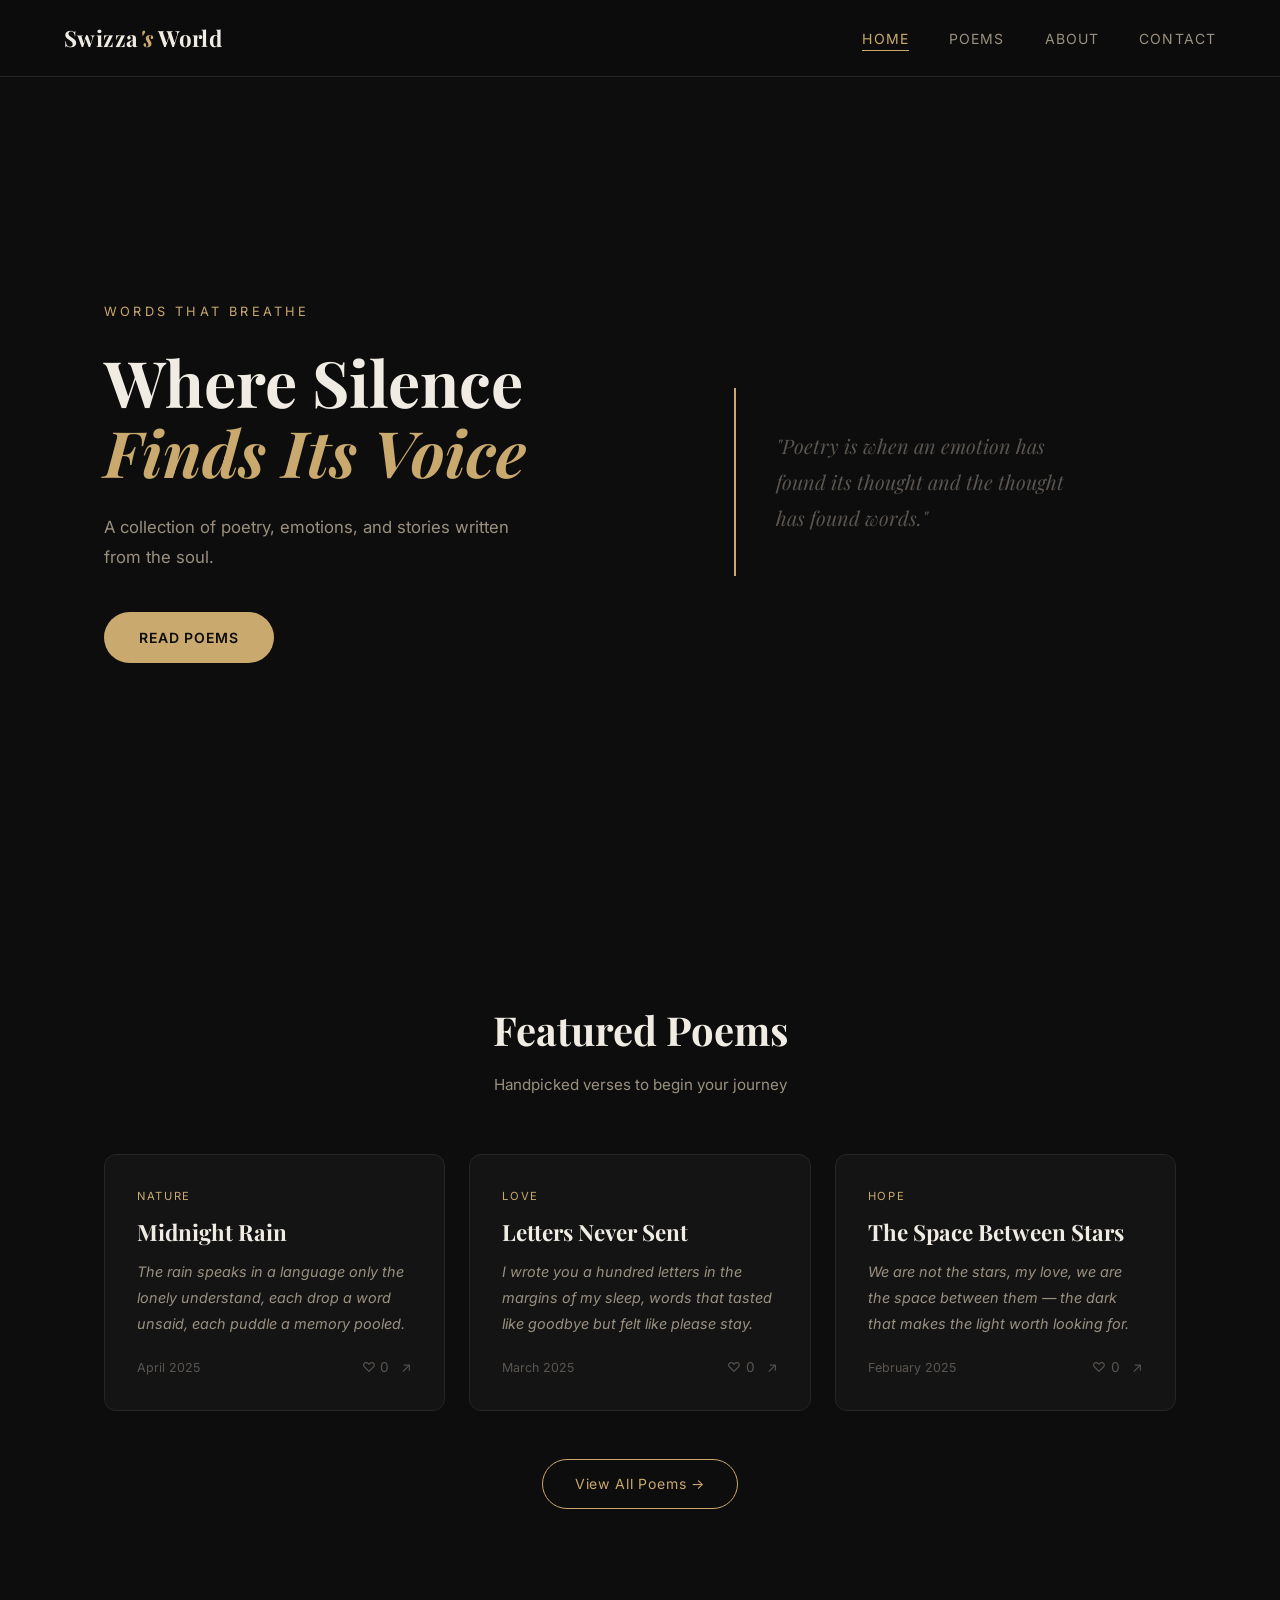
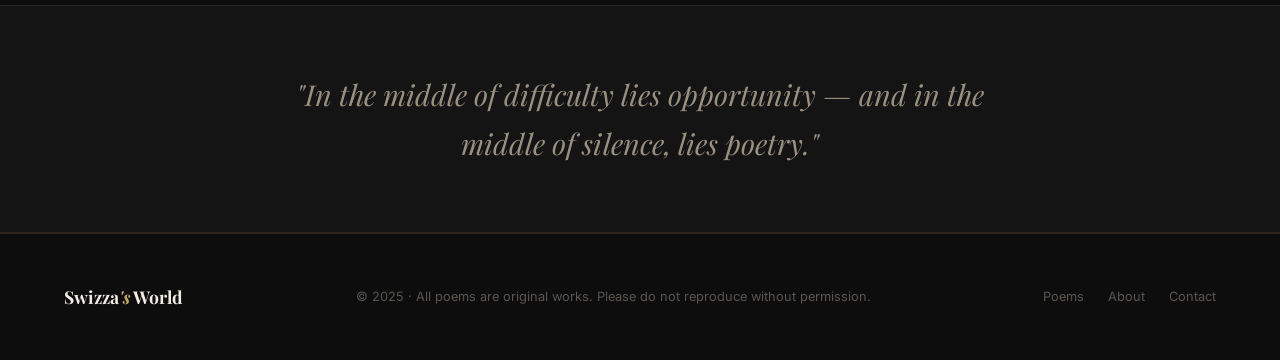
<file: index.html>
<!DOCTYPE html>
<html lang="en">
<head>
  <meta charset="UTF-8" />
  <meta name="viewport" content="width=device-width, initial-scale=1.0" />
  <title>Swizza's World — Poetry by Swizza</title>
  <link rel="icon" type="image/svg+xml" href="favicon.svg" />
  <link rel="stylesheet" href="css/style.css" />
  <link rel="stylesheet" href="css/mobile.css" media="(max-width: 768px)" />
  <link rel="preconnect" href="https://fonts.googleapis.com" />
  <link href="https://fonts.googleapis.com/css2?family=Playfair+Display:ital,wght@0,400;0,700;1,400&family=Inter:wght@300;400;500&display=swap" rel="stylesheet" />
</head>
<body>

  <!-- ===== DESKTOP NAVBAR ===== -->
  <nav class="navbar desktop-nav">
    <a href="index.html" class="nav-logo">Swizza<span>'s</span> World</a>
    <ul class="nav-links">
      <li><a href="index.html" class="active">Home</a></li>
      <li><a href="poems.html">Poems</a></li>
      <li><a href="about.html">About</a></li>
      <li><a href="contact.html">Contact</a></li>
    </ul>
  </nav>

  <!-- ===== MOBILE BOTTOM NAVBAR ===== -->
  <nav class="bottom-nav" aria-label="Main navigation">
    <a href="index.html" class="bottom-nav-item active" aria-label="Home">
      <span class="bnav-ripple"></span>
      <svg class="bnav-icon" viewBox="0 0 24 24" fill="none" stroke="currentColor" stroke-width="1.8" stroke-linecap="round" stroke-linejoin="round"><path d="M3 9.5L12 3l9 6.5V20a1 1 0 01-1 1H4a1 1 0 01-1-1V9.5z"/><path d="M9 21V12h6v9"/></svg>
      <span class="bnav-label">Home</span>
    </a>
    <a href="poems.html" class="bottom-nav-item" aria-label="Poems">
      <span class="bnav-ripple"></span>
      <svg class="bnav-icon" viewBox="0 0 24 24" fill="none" stroke="currentColor" stroke-width="1.8" stroke-linecap="round" stroke-linejoin="round"><path d="M12 20h9"/><path d="M16.5 3.5a2.121 2.121 0 013 3L7 19l-4 1 1-4L16.5 3.5z"/></svg>
      <span class="bnav-label">Poems</span>
    </a>
    <a href="about.html" class="bottom-nav-item" aria-label="About">
      <span class="bnav-ripple"></span>
      <svg class="bnav-icon" viewBox="0 0 24 24" fill="none" stroke="currentColor" stroke-width="1.8" stroke-linecap="round" stroke-linejoin="round"><circle cx="12" cy="8" r="4"/><path d="M4 20c0-4 3.6-7 8-7s8 3 8 7"/></svg>
      <span class="bnav-label">About</span>
    </a>
    <a href="contact.html" class="bottom-nav-item" aria-label="Contact">
      <span class="bnav-ripple"></span>
      <svg class="bnav-icon" viewBox="0 0 24 24" fill="none" stroke="currentColor" stroke-width="1.8" stroke-linecap="round" stroke-linejoin="round"><path d="M21 15a2 2 0 01-2 2H7l-4 4V5a2 2 0 012-2h14a2 2 0 012 2z"/></svg>
      <span class="bnav-label">Contact</span>
    </a>
  </nav>

  <!-- ===== HERO SECTION ===== -->
  <section class="hero">
    <div class="hero-content">
      <p class="hero-tagline">words that breathe</p>
      <h1 class="hero-title">Where Silence<br /><em>Finds Its Voice</em></h1>
      <p class="hero-sub">A collection of poetry, emotions, and stories written from the soul.</p>
      <a href="poems.html" class="btn-primary">Read Poems</a>
    </div>
    <div class="hero-decoration">
      <div class="floating-quote">"Poetry is when an emotion has found its thought and the thought has found words."</div>
    </div>
  </section>

  <!-- ===== FEATURED POEMS ===== -->
  <section class="featured-section">
    <div class="section-header">
      <h2>Featured Poems</h2>
      <p>Handpicked verses to begin your journey</p>
    </div>
    <div class="poems-grid" id="featuredPoems">
      <!-- Dynamically loaded from poems.json -->
    </div>
    <div class="view-all">
      <a href="poems.html" class="btn-outline">View All Poems →</a>
    </div>
  </section>

  <!-- ===== QUOTE STRIP ===== -->
  <section class="quote-strip">
    <blockquote>
      "In the middle of difficulty lies opportunity — and in the middle of silence, lies poetry."
    </blockquote>
  </section>

  <!-- ===== FOOTER ===== -->
  <footer class="footer">
    <div class="footer-inner">
      <div class="footer-logo">Swizza<span>'s</span> World</div>
      <p>© 2025 · All poems are original works. Please do not reproduce without permission.</p>
      <div class="footer-links">
        <a href="poems.html">Poems</a>
        <a href="about.html">About</a>
        <a href="contact.html">Contact</a>
      </div>
    </div>
  </footer>

  <script src="js/main.js"></script>
  <script src="https://identity.netlify.com/v1/netlify-identity-widget.js"></script>
  <script>
    if (window.netlifyIdentity) {
      window.netlifyIdentity.on("init", user => {
        if (!user) {
          window.netlifyIdentity.on("login", () => {
            document.location.href = "/admin/";
          });
        }
      });
    }
  </script>
</body>
</html>
</file>
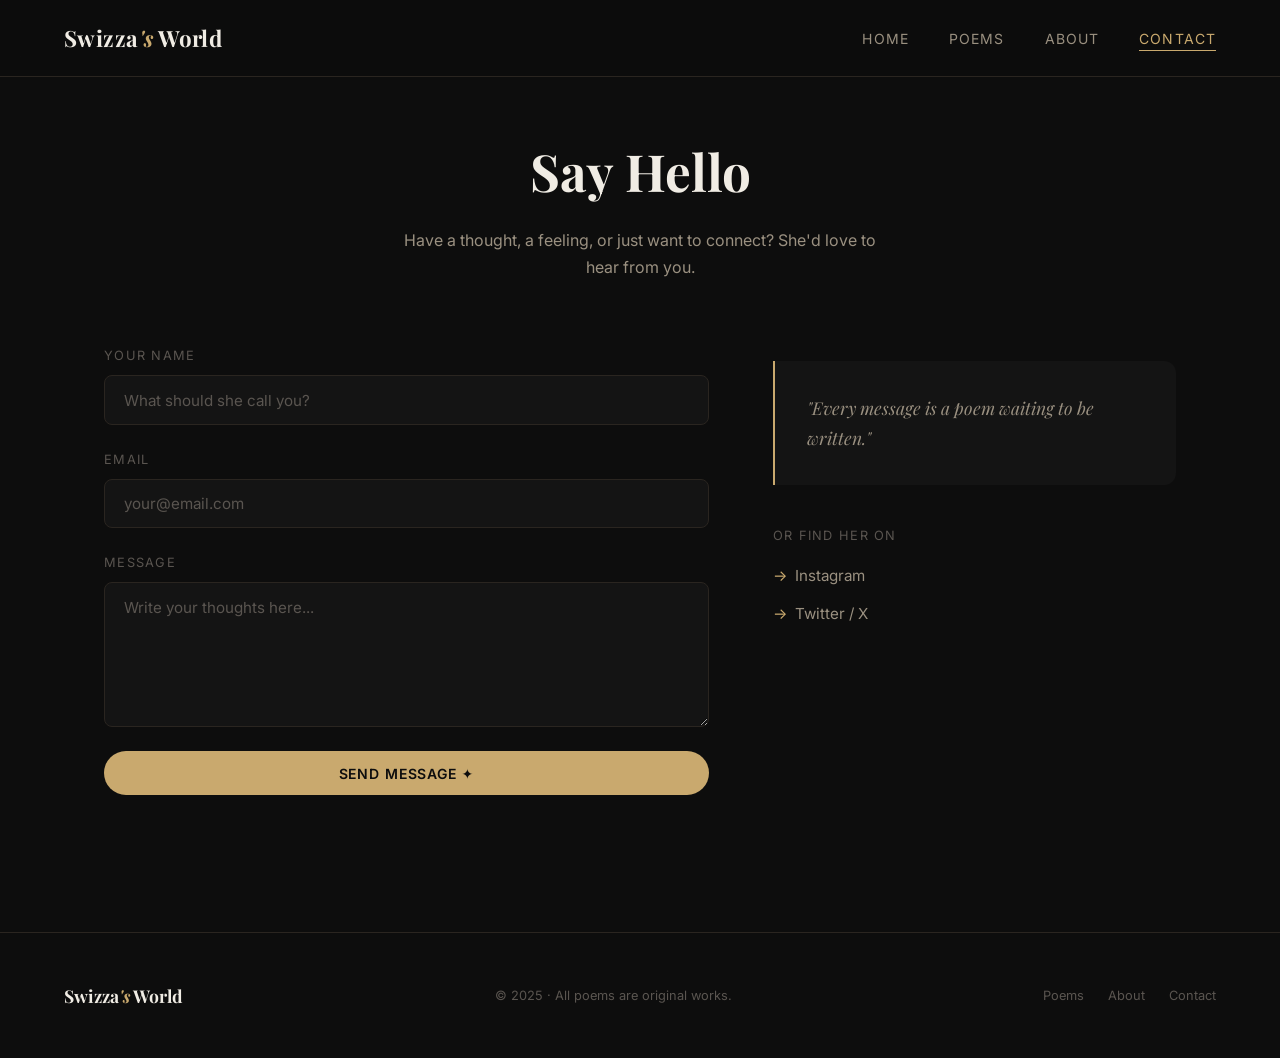
<file: contact.html>
<!DOCTYPE html>
<html lang="en">
<head>
  <meta charset="UTF-8" />
  <meta name="viewport" content="width=device-width, initial-scale=1.0" />
  <title>Contact — Swizza's World</title>
  <link rel="icon" type="image/svg+xml" href="favicon.svg" />
  <link rel="stylesheet" href="css/style.css" />
  <link rel="stylesheet" href="css/mobile.css" media="(max-width: 768px)" />
  <link href="https://fonts.googleapis.com/css2?family=Playfair+Display:ital,wght@0,400;0,700;1,400&family=Inter:wght@300;400;500&display=swap" rel="stylesheet" />
</head>
<body>

  <!-- DESKTOP NAV -->
  <nav class="navbar desktop-nav">
    <a href="index.html" class="nav-logo">Swizza<span>'s</span> World</a>
    <ul class="nav-links">
      <li><a href="index.html">Home</a></li>
      <li><a href="poems.html">Poems</a></li>
      <li><a href="about.html">About</a></li>
      <li><a href="contact.html" class="active">Contact</a></li>
    </ul>
  </nav>

  <!-- MOBILE BOTTOM NAVBAR -->
  <nav class="bottom-nav" aria-label="Main navigation">
    <a href="index.html" class="bottom-nav-item" aria-label="Home">
      <span class="bnav-ripple"></span>
      <svg class="bnav-icon" viewBox="0 0 24 24" fill="none" stroke="currentColor" stroke-width="1.8" stroke-linecap="round" stroke-linejoin="round"><path d="M3 9.5L12 3l9 6.5V20a1 1 0 01-1 1H4a1 1 0 01-1-1V9.5z"/><path d="M9 21V12h6v9"/></svg>
      <span class="bnav-label">Home</span>
    </a>
    <a href="poems.html" class="bottom-nav-item" aria-label="Poems">
      <span class="bnav-ripple"></span>
      <svg class="bnav-icon" viewBox="0 0 24 24" fill="none" stroke="currentColor" stroke-width="1.8" stroke-linecap="round" stroke-linejoin="round"><path d="M12 20h9"/><path d="M16.5 3.5a2.121 2.121 0 013 3L7 19l-4 1 1-4L16.5 3.5z"/></svg>
      <span class="bnav-label">Poems</span>
    </a>
    <a href="about.html" class="bottom-nav-item" aria-label="About">
      <span class="bnav-ripple"></span>
      <svg class="bnav-icon" viewBox="0 0 24 24" fill="none" stroke="currentColor" stroke-width="1.8" stroke-linecap="round" stroke-linejoin="round"><circle cx="12" cy="8" r="4"/><path d="M4 20c0-4 3.6-7 8-7s8 3 8 7"/></svg>
      <span class="bnav-label">About</span>
    </a>
    <a href="contact.html" class="bottom-nav-item active" aria-label="Contact">
      <span class="bnav-ripple"></span>
      <svg class="bnav-icon" viewBox="0 0 24 24" fill="none" stroke="currentColor" stroke-width="1.8" stroke-linecap="round" stroke-linejoin="round"><path d="M21 15a2 2 0 01-2 2H7l-4 4V5a2 2 0 012-2h14a2 2 0 012 2z"/></svg>
      <span class="bnav-label">Contact</span>
    </a>
  </nav>

  <!-- CONTACT SECTION -->
  <section class="contact-section">
    <div class="contact-header">
      <h1>Say Hello</h1>
      <p>Have a thought, a feeling, or just want to connect? She'd love to hear from you.</p>
    </div>

    <div class="contact-wrap">
      <form class="contact-form" id="contactForm" action="https://formspree.io/f/xpqbdnpw" method="POST">
        <div class="form-group">
          <label for="name">Your Name</label>
          <input type="text" id="name" name="name" placeholder="What should she call you?" required />
        </div>
        <div class="form-group">
          <label for="email">Email</label>
          <input type="email" id="email" name="email" placeholder="your@email.com" required />
        </div>
        <div class="form-group">
          <label for="message">Message</label>
          <textarea id="message" name="message" rows="6" placeholder="Write your thoughts here..." required></textarea>
        </div>
        <!-- Hidden field — replies go to Swizza's email -->
        <input type="hidden" name="_replyto" value="Swizasworls@gmail.com" />
        <input type="hidden" name="_subject" value="New message from Swizza's World 🌸" />
        <button type="submit" class="btn-primary">Send Message ✦</button>
        <p class="form-note" id="formStatus"></p>
      </form>

      <div class="contact-aside">
        <div class="contact-quote">
          <p>"Every message is a poem waiting to be written."</p>
        </div>
        <div class="contact-social">
          <p>Or find her on</p>
          <div class="social-links">
            <a href="#" class="social-link" aria-label="Instagram">Instagram</a>
            <a href="#" class="social-link" aria-label="Twitter">Twitter / X</a>
          </div>
        </div>
      </div>
    </div>
  </section>

  <!-- FOOTER -->
  <footer class="footer">
    <div class="footer-inner">
      <div class="footer-logo">Swizza<span>'s</span> World</div>
      <p>© 2025 · All poems are original works.</p>
      <div class="footer-links">
        <a href="poems.html">Poems</a>
        <a href="about.html">About</a>
        <a href="contact.html">Contact</a>
      </div>
    </div>
  </footer>

  <script src="js/main.js"></script>
  <script src="js/contact.js"></script>
</body>
</html>
</file>
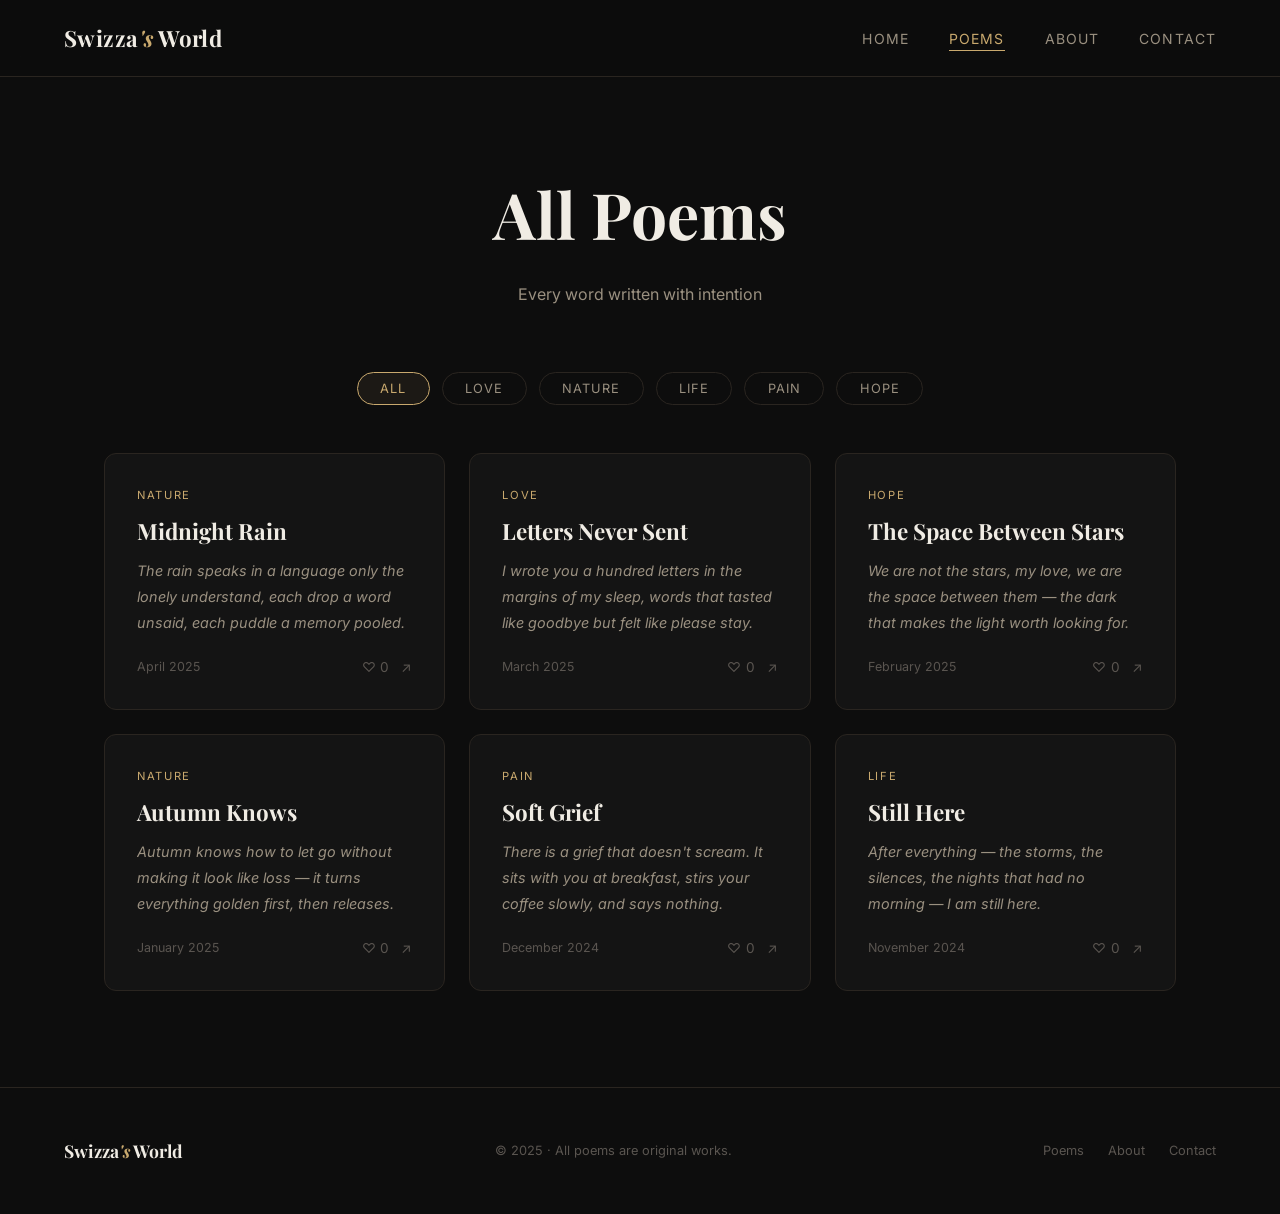
<file: poems.html>
<!DOCTYPE html>
<html lang="en">
<head>
  <meta charset="UTF-8" />
  <meta name="viewport" content="width=device-width, initial-scale=1.0" />
  <title>Poems — Swizza's World</title>
  <link rel="icon" type="image/svg+xml" href="favicon.svg" />
  <link rel="stylesheet" href="css/style.css" />
  <link rel="stylesheet" href="css/mobile.css" media="(max-width: 768px)" />
  <link href="https://fonts.googleapis.com/css2?family=Playfair+Display:ital,wght@0,400;0,700;1,400&family=Inter:wght@300;400;500&display=swap" rel="stylesheet" />
</head>
<body>

  <!-- DESKTOP NAV -->
  <nav class="navbar desktop-nav">
    <a href="index.html" class="nav-logo">Swizza<span>'s</span> World</a>
    <ul class="nav-links">
      <li><a href="index.html">Home</a></li>
      <li><a href="poems.html" class="active">Poems</a></li>
      <li><a href="about.html">About</a></li>
      <li><a href="contact.html">Contact</a></li>
    </ul>
  </nav>

  <!-- MOBILE BOTTOM NAVBAR -->
  <nav class="bottom-nav" aria-label="Main navigation">
    <a href="index.html" class="bottom-nav-item" aria-label="Home">
      <span class="bnav-ripple"></span>
      <svg class="bnav-icon" viewBox="0 0 24 24" fill="none" stroke="currentColor" stroke-width="1.8" stroke-linecap="round" stroke-linejoin="round"><path d="M3 9.5L12 3l9 6.5V20a1 1 0 01-1 1H4a1 1 0 01-1-1V9.5z"/><path d="M9 21V12h6v9"/></svg>
      <span class="bnav-label">Home</span>
    </a>
    <a href="poems.html" class="bottom-nav-item active" aria-label="Poems">
      <span class="bnav-ripple"></span>
      <svg class="bnav-icon" viewBox="0 0 24 24" fill="none" stroke="currentColor" stroke-width="1.8" stroke-linecap="round" stroke-linejoin="round"><path d="M12 20h9"/><path d="M16.5 3.5a2.121 2.121 0 013 3L7 19l-4 1 1-4L16.5 3.5z"/></svg>
      <span class="bnav-label">Poems</span>
    </a>
    <a href="about.html" class="bottom-nav-item" aria-label="About">
      <span class="bnav-ripple"></span>
      <svg class="bnav-icon" viewBox="0 0 24 24" fill="none" stroke="currentColor" stroke-width="1.8" stroke-linecap="round" stroke-linejoin="round"><circle cx="12" cy="8" r="4"/><path d="M4 20c0-4 3.6-7 8-7s8 3 8 7"/></svg>
      <span class="bnav-label">About</span>
    </a>
    <a href="contact.html" class="bottom-nav-item" aria-label="Contact">
      <span class="bnav-ripple"></span>
      <svg class="bnav-icon" viewBox="0 0 24 24" fill="none" stroke="currentColor" stroke-width="1.8" stroke-linecap="round" stroke-linejoin="round"><path d="M21 15a2 2 0 01-2 2H7l-4 4V5a2 2 0 012-2h14a2 2 0 012 2z"/></svg>
      <span class="bnav-label">Contact</span>
    </a>
  </nav>

  <!-- PAGE HEADER -->
  <section class="page-header">
    <h1>All Poems</h1>
    <p>Every word written with intention</p>
  </section>

  <!-- FILTER TAGS -->
  <div class="filter-bar">
    <button class="filter-btn active" data-filter="all">All</button>
    <button class="filter-btn" data-filter="love">Love</button>
    <button class="filter-btn" data-filter="nature">Nature</button>
    <button class="filter-btn" data-filter="life">Life</button>
    <button class="filter-btn" data-filter="pain">Pain</button>
    <button class="filter-btn" data-filter="hope">Hope</button>
  </div>

  <!-- POEMS GRID -->
  <section class="poems-page-grid" id="allPoems">
    <!-- Loaded by JS -->
  </section>

  <!-- FOOTER -->
  <footer class="footer">
    <div class="footer-inner">
      <div class="footer-logo">Swizza<span>'s</span> World</div>
      <p>© 2025 · All poems are original works.</p>
      <div class="footer-links">
        <a href="poems.html">Poems</a>
        <a href="about.html">About</a>
        <a href="contact.html">Contact</a>
      </div>
    </div>
  </footer>

  <script src="js/main.js"></script>
  <script src="js/poems.js"></script>
</body>
</html>
</file>
<file: css/style.css>
/* ============================================
   VERSES & VISIONS — Main Stylesheet (Desktop)
   ============================================ */

/* ---- CSS Variables ---- */
:root {
  --bg: #0d0d0d;
  --bg-card: #141414;
  --bg-card-hover: #1a1a1a;
  --accent: #c9a96e;       /* warm gold */
  --accent-soft: #e8d5b0;
  --text-primary: #f0ece4;
  --text-secondary: #9a9080;
  --text-muted: #5a5550;
  --border: #2a2520;
  --font-serif: 'Playfair Display', Georgia, serif;
  --font-sans: 'Inter', system-ui, sans-serif;
  --radius: 12px;
  --transition: 0.3s ease;
  --max-width: 1200px;
}

/* ---- Reset ---- */
*, *::before, *::after { box-sizing: border-box; margin: 0; padding: 0; }
html { scroll-behavior: smooth; }
body {
  background: var(--bg);
  color: var(--text-primary);
  font-family: var(--font-sans);
  font-size: 16px;
  line-height: 1.7;
  overflow-x: hidden;
}
img { max-width: 100%; display: block; }
a { color: inherit; text-decoration: none; }
ul { list-style: none; }
button { cursor: pointer; border: none; background: none; font-family: inherit; }

/* ---- Scrollbar ---- */
::-webkit-scrollbar { width: 6px; }
::-webkit-scrollbar-track { background: var(--bg); }
::-webkit-scrollbar-thumb { background: var(--border); border-radius: 3px; }

/* ============================================
   NAVBAR — Desktop
   ============================================ */
.navbar {
  position: fixed;
  top: 0; left: 0; right: 0;
  z-index: 100;
  padding: 1.2rem 4rem;
  display: flex;
  align-items: center;
  justify-content: space-between;
  background: rgba(13, 13, 13, 0.85);
  backdrop-filter: blur(12px);
  border-bottom: 1px solid var(--border);
  transition: var(--transition);
}
.nav-logo {
  font-family: var(--font-serif);
  font-size: 1.4rem;
  font-weight: 700;
  letter-spacing: 0.02em;
  color: var(--text-primary);
  text-decoration: none;
  transition: opacity var(--transition);
}
.nav-logo:hover { opacity: 0.8; }
.nav-logo span { color: var(--accent); font-style: italic; }
.nav-links { display: flex; gap: 2.5rem; }
.nav-links a {
  font-size: 0.875rem;
  font-weight: 400;
  letter-spacing: 0.08em;
  text-transform: uppercase;
  color: var(--text-secondary);
  transition: color var(--transition);
  position: relative;
}
.nav-links a::after {
  content: '';
  position: absolute;
  bottom: -4px; left: 0;
  width: 0; height: 1px;
  background: var(--accent);
  transition: width var(--transition);
}
.nav-links a:hover,
.nav-links a.active { color: var(--accent); }
.nav-links a:hover::after,
.nav-links a.active::after { width: 100%; }

/* Mobile nav hidden on desktop */
.mobile-nav { display: none; }
.mobile-menu { display: none; }
.hamburger { display: none; }
/* Bottom nav hidden on desktop */
.bottom-nav { display: none; }

/* ============================================
   HERO SECTION
   ============================================ */
.hero {
  min-height: 100vh;
  display: grid;
  grid-template-columns: 1fr 1fr;
  align-items: center;
  padding: 8rem 4rem 4rem;
  max-width: var(--max-width);
  margin: 0 auto;
  gap: 4rem;
}
.hero-tagline {
  font-size: 0.8rem;
  letter-spacing: 0.25em;
  text-transform: uppercase;
  color: var(--accent);
  margin-bottom: 1.5rem;
}
.hero-title {
  font-family: var(--font-serif);
  font-size: clamp(3rem, 5vw, 5.5rem);
  font-weight: 700;
  line-height: 1.1;
  color: var(--text-primary);
  margin-bottom: 1.5rem;
}
.hero-title em {
  font-style: italic;
  color: var(--accent);
}
.hero-sub {
  font-size: 1.05rem;
  color: var(--text-secondary);
  max-width: 420px;
  margin-bottom: 2.5rem;
  line-height: 1.8;
}
.btn-primary {
  display: inline-block;
  padding: 0.85rem 2.2rem;
  background: var(--accent);
  color: #0d0d0d;
  font-size: 0.875rem;
  font-weight: 600;
  letter-spacing: 0.06em;
  text-transform: uppercase;
  border-radius: 50px;
  transition: all var(--transition);
}
.btn-primary:hover {
  background: var(--accent-soft);
  transform: translateY(-2px);
  box-shadow: 0 8px 30px rgba(201, 169, 110, 0.3);
}
.btn-outline {
  display: inline-block;
  padding: 0.75rem 2rem;
  border: 1px solid var(--accent);
  color: var(--accent);
  font-size: 0.875rem;
  letter-spacing: 0.06em;
  border-radius: 50px;
  transition: all var(--transition);
}
.btn-outline:hover {
  background: var(--accent);
  color: #0d0d0d;
}
.hero-decoration {
  display: flex;
  align-items: center;
  justify-content: center;
}
.floating-quote {
  font-family: var(--font-serif);
  font-style: italic;
  font-size: 1.25rem;
  color: var(--text-muted);
  line-height: 1.8;
  padding: 2.5rem;
  border-left: 2px solid var(--accent);
  max-width: 380px;
  animation: fadeFloat 6s ease-in-out infinite;
}
@keyframes fadeFloat {
  0%, 100% { transform: translateY(0); opacity: 0.7; }
  50% { transform: translateY(-10px); opacity: 1; }
}

/* ============================================
   FEATURED POEMS SECTION
   ============================================ */
.featured-section {
  padding: 6rem 4rem;
  max-width: var(--max-width);
  margin: 0 auto;
}
.section-header {
  text-align: center;
  margin-bottom: 3.5rem;
}
.section-header h2 {
  font-family: var(--font-serif);
  font-size: 2.5rem;
  color: var(--text-primary);
  margin-bottom: 0.5rem;
}
.section-header p {
  color: var(--text-secondary);
  font-size: 0.95rem;
}
.poems-grid {
  display: grid;
  grid-template-columns: repeat(3, 1fr);
  gap: 1.5rem;
}
.poem-card {
  background: var(--bg-card);
  border: 1px solid var(--border);
  border-radius: var(--radius);
  padding: 2rem;
  cursor: pointer;
  transition: all var(--transition);
  position: relative;
  overflow: hidden;
}
.poem-card::before {
  content: '';
  position: absolute;
  top: 0; left: 0;
  width: 3px; height: 0;
  background: var(--accent);
  transition: height 0.4s ease;
}
.poem-card:hover {
  background: var(--bg-card-hover);
  border-color: var(--accent);
  transform: translateY(-4px);
  box-shadow: 0 12px 40px rgba(0,0,0,0.4);
}
.poem-card:hover::before { height: 100%; }
.poem-tag {
  font-size: 0.7rem;
  letter-spacing: 0.15em;
  text-transform: uppercase;
  color: var(--accent);
  margin-bottom: 0.75rem;
}
.poem-card h3 {
  font-family: var(--font-serif);
  font-size: 1.4rem;
  font-weight: 700;
  color: var(--text-primary);
  margin-bottom: 0.75rem;
  line-height: 1.3;
}
.poem-excerpt {
  font-size: 0.9rem;
  color: var(--text-secondary);
  line-height: 1.8;
  font-style: italic;
  margin-bottom: 1.25rem;
  display: -webkit-box;
  -webkit-line-clamp: 4;
  -webkit-box-orient: vertical;
  overflow: hidden;
}
.poem-meta {
  display: flex;
  align-items: center;
  justify-content: space-between;
  font-size: 0.78rem;
  color: var(--text-muted);
}
.poem-actions {
  display: flex;
  gap: 0.75rem;
  align-items: center;
}
.like-btn {
  background: none;
  border: none;
  color: var(--text-muted);
  font-size: 0.85rem;
  cursor: pointer;
  transition: color var(--transition);
  display: flex;
  align-items: center;
  gap: 0.3rem;
}
.like-btn:hover, .like-btn.liked { color: #e05c7a; }
.share-btn {
  background: none;
  border: none;
  color: var(--text-muted);
  font-size: 0.85rem;
  cursor: pointer;
  transition: color var(--transition);
}
.share-btn:hover { color: var(--accent); }
.view-all {
  text-align: center;
  margin-top: 3rem;
}

/* ============================================
   QUOTE STRIP
   ============================================ */
.quote-strip {
  background: var(--bg-card);
  border-top: 1px solid var(--border);
  border-bottom: 1px solid var(--border);
  padding: 4rem;
  text-align: center;
}
.quote-strip blockquote {
  font-family: var(--font-serif);
  font-style: italic;
  font-size: clamp(1.2rem, 2.5vw, 1.8rem);
  color: var(--text-secondary);
  max-width: 700px;
  margin: 0 auto;
  line-height: 1.7;
}

/* ============================================
   PAGE HEADER (Poems / About / Contact pages)
   ============================================ */
.page-header {
  padding: 10rem 4rem 4rem;
  text-align: center;
  max-width: var(--max-width);
  margin: 0 auto;
}
.page-header h1 {
  font-family: var(--font-serif);
  font-size: clamp(2.5rem, 5vw, 4rem);
  color: var(--text-primary);
  margin-bottom: 0.75rem;
}
.page-header p {
  color: var(--text-secondary);
  font-size: 1rem;
}

/* ============================================
   FILTER BAR
   ============================================ */
.filter-bar {
  display: flex;
  gap: 0.75rem;
  justify-content: center;
  flex-wrap: wrap;
  padding: 0 4rem 3rem;
  max-width: var(--max-width);
  margin: 0 auto;
}
.filter-btn {
  padding: 0.5rem 1.4rem;
  border: 1px solid var(--border);
  border-radius: 50px;
  font-size: 0.8rem;
  letter-spacing: 0.08em;
  text-transform: uppercase;
  color: var(--text-secondary);
  transition: all var(--transition);
}
.filter-btn:hover,
.filter-btn.active {
  border-color: var(--accent);
  color: var(--accent);
  background: rgba(201, 169, 110, 0.08);
}

/* ============================================
   POEMS PAGE GRID
   ============================================ */
.poems-page-grid {
  display: grid;
  grid-template-columns: repeat(3, 1fr);
  gap: 1.5rem;
  padding: 0 4rem 6rem;
  max-width: var(--max-width);
  margin: 0 auto;
}

/* ============================================
   POEM MODAL (full poem view)
   ============================================ */
.poem-modal-overlay {
  position: fixed;
  inset: 0;
  background: rgba(0,0,0,0.85);
  backdrop-filter: blur(8px);
  z-index: 200;
  display: flex;
  align-items: center;
  justify-content: center;
  padding: 2rem;
  opacity: 0;
  pointer-events: none;
  transition: opacity var(--transition);
}
.poem-modal-overlay.open {
  opacity: 1;
  pointer-events: all;
}
.poem-modal {
  background: var(--bg-card);
  border: 1px solid var(--border);
  border-radius: var(--radius);
  padding: 3rem;
  max-width: 640px;
  width: 100%;
  max-height: 85vh;
  overflow-y: auto;
  position: relative;
  transform: translateY(20px);
  transition: transform var(--transition);
}
.poem-modal-overlay.open .poem-modal {
  transform: translateY(0);
}
.modal-close {
  position: absolute;
  top: 1.25rem; right: 1.5rem;
  font-size: 1.5rem;
  color: var(--text-muted);
  cursor: pointer;
  transition: color var(--transition);
}
.modal-close:hover { color: var(--text-primary); }
.modal-tag {
  font-size: 0.7rem;
  letter-spacing: 0.15em;
  text-transform: uppercase;
  color: var(--accent);
  margin-bottom: 0.75rem;
}
.modal-title {
  font-family: var(--font-serif);
  font-size: 2rem;
  color: var(--text-primary);
  margin-bottom: 0.5rem;
}
.modal-date {
  font-size: 0.8rem;
  color: var(--text-muted);
  margin-bottom: 2rem;
}
.modal-body {
  font-family: var(--font-serif);
  font-size: 1.05rem;
  line-height: 2;
  color: var(--text-secondary);
  white-space: pre-line;
}
.modal-actions {
  display: flex;
  gap: 1rem;
  margin-top: 2rem;
  padding-top: 1.5rem;
  border-top: 1px solid var(--border);
}

/* ============================================
   ABOUT PAGE
   ============================================ */
.about-section {
  min-height: 100vh;
  display: grid;
  grid-template-columns: 1fr 1fr;
  align-items: center;
  gap: 6rem;
  padding: 8rem 4rem 4rem;
  max-width: var(--max-width);
  margin: 0 auto;
}
.about-image-wrap {
  display: flex;
  justify-content: center;
}
.about-image-placeholder {
  width: 380px;
  height: 480px;
  border-radius: var(--radius);
  border: 1px solid var(--border);
  overflow: hidden;
  position: relative;
  background: var(--bg-card);
  display: flex;
  align-items: center;
  justify-content: center;
}
.about-image-placeholder img {
  width: 100%;
  height: 100%;
  object-fit: cover;
}
.image-fallback {
  font-size: 5rem;
  color: var(--accent);
  position: absolute;
}
.about-label {
  font-size: 0.75rem;
  letter-spacing: 0.2em;
  text-transform: uppercase;
  color: var(--accent);
  margin-bottom: 1rem;
}
.about-content h1 {
  font-family: var(--font-serif);
  font-size: clamp(2.5rem, 4vw, 3.5rem);
  color: var(--text-primary);
  margin-bottom: 1.5rem;
}
.about-bio {
  color: var(--text-secondary);
  font-size: 1rem;
  line-height: 1.9;
  margin-bottom: 1.25rem;
}
.about-stats {
  display: flex;
  gap: 3rem;
  margin-top: 2.5rem;
  padding-top: 2rem;
  border-top: 1px solid var(--border);
}
.stat { text-align: center; }
.stat-num {
  display: block;
  font-family: var(--font-serif);
  font-size: 2rem;
  color: var(--accent);
  font-weight: 700;
}
.stat-label {
  font-size: 0.75rem;
  letter-spacing: 0.1em;
  text-transform: uppercase;
  color: var(--text-muted);
}

/* ============================================
   CONTACT PAGE
   ============================================ */
.contact-section {
  padding: 8rem 4rem 6rem;
  max-width: var(--max-width);
  margin: 0 auto;
}
.contact-header {
  text-align: center;
  margin-bottom: 4rem;
}
.contact-header h1 {
  font-family: var(--font-serif);
  font-size: clamp(2.5rem, 4vw, 3.5rem);
  color: var(--text-primary);
  margin-bottom: 0.75rem;
}
.contact-header p {
  color: var(--text-secondary);
  font-size: 1rem;
  max-width: 480px;
  margin: 0 auto;
}
.contact-wrap {
  display: grid;
  grid-template-columns: 1.5fr 1fr;
  gap: 4rem;
  align-items: start;
}
.contact-form { display: flex; flex-direction: column; gap: 1.5rem; }
.form-group { display: flex; flex-direction: column; gap: 0.5rem; }
.form-group label {
  font-size: 0.8rem;
  letter-spacing: 0.1em;
  text-transform: uppercase;
  color: var(--text-muted);
}
.form-group input,
.form-group textarea {
  background: var(--bg-card);
  border: 1px solid var(--border);
  border-radius: 8px;
  padding: 0.9rem 1.2rem;
  color: var(--text-primary);
  font-family: var(--font-sans);
  font-size: 0.95rem;
  transition: border-color var(--transition);
  resize: vertical;
}
.form-group input:focus,
.form-group textarea:focus {
  outline: none;
  border-color: var(--accent);
}
.form-group input::placeholder,
.form-group textarea::placeholder { color: var(--text-muted); }
.form-note {
  font-size: 0.85rem;
  color: var(--accent);
  min-height: 1.2em;
}
.contact-aside {
  display: flex;
  flex-direction: column;
  gap: 2.5rem;
  padding-top: 1rem;
}
.contact-quote {
  padding: 2rem;
  border-left: 2px solid var(--accent);
  background: var(--bg-card);
  border-radius: 0 var(--radius) var(--radius) 0;
}
.contact-quote p {
  font-family: var(--font-serif);
  font-style: italic;
  font-size: 1.1rem;
  color: var(--text-secondary);
  line-height: 1.7;
}
.contact-social p {
  font-size: 0.8rem;
  letter-spacing: 0.1em;
  text-transform: uppercase;
  color: var(--text-muted);
  margin-bottom: 1rem;
}
.social-links { display: flex; flex-direction: column; gap: 0.75rem; }
.social-link {
  color: var(--text-secondary);
  font-size: 0.95rem;
  transition: color var(--transition);
  display: flex;
  align-items: center;
  gap: 0.5rem;
}
.social-link::before { content: '→'; color: var(--accent); }
.social-link:hover { color: var(--accent); }

/* ============================================
   FOOTER
   ============================================ */
.footer {
  border-top: 1px solid var(--border);
  padding: 3rem 4rem;
}
.footer-inner {
  max-width: var(--max-width);
  margin: 0 auto;
  display: flex;
  align-items: center;
  justify-content: space-between;
  flex-wrap: wrap;
  gap: 1rem;
}
.footer-logo {
  font-family: var(--font-serif);
  font-size: 1.1rem;
  font-weight: 700;
}
.footer-logo span { color: var(--accent); font-style: italic; }
.footer-inner p {
  font-size: 0.8rem;
  color: var(--text-muted);
}
.footer-links {
  display: flex;
  gap: 1.5rem;
}
.footer-links a {
  font-size: 0.8rem;
  color: var(--text-muted);
  transition: color var(--transition);
}
.footer-links a:hover { color: var(--accent); }

/* ============================================
   ANIMATIONS
   ============================================ */
.fade-in {
  opacity: 0;
  transform: translateY(24px);
  transition: opacity 0.6s ease, transform 0.6s ease;
}
.fade-in.visible {
  opacity: 1;
  transform: translateY(0);
}
</file>
<file: css/mobile.css>
/* ============================================
   SWIZZA'S WORLD — Mobile Stylesheet
   Applied only on screens ≤ 768px
   ============================================ */

/* ---- Hide desktop top nav on mobile ---- */
.desktop-nav { display: none !important; }

/* ============================================
   BOTTOM NAVIGATION BAR
   ============================================ */
.bottom-nav {
  display: flex !important;
  position: fixed;
  bottom: 0; left: 0; right: 0;
  z-index: 100;
  height: 68px;
  background: rgba(13, 13, 13, 0.96);
  backdrop-filter: blur(20px);
  -webkit-backdrop-filter: blur(20px);
  border-top: 1px solid var(--border);
  padding: 0 0.5rem;
  padding-bottom: env(safe-area-inset-bottom); /* iPhone notch support */
  align-items: center;
  justify-content: space-around;
}

.bottom-nav-item {
  position: relative;
  display: flex;
  flex-direction: column;
  align-items: center;
  justify-content: center;
  gap: 4px;
  flex: 1;
  height: 100%;
  color: var(--text-muted);
  text-decoration: none;
  transition: color 0.25s ease;
  overflow: hidden;
  border-radius: 16px;
  -webkit-tap-highlight-color: transparent;
}

/* Active state */
.bottom-nav-item.active {
  color: var(--accent);
}

/* Icon */
.bnav-icon {
  width: 22px;
  height: 22px;
  transition: transform 0.3s cubic-bezier(0.34, 1.56, 0.64, 1), stroke 0.25s ease;
  position: relative;
  z-index: 1;
}
.bottom-nav-item.active .bnav-icon {
  transform: translateY(-2px) scale(1.12);
  stroke: var(--accent);
  filter: drop-shadow(0 0 6px rgba(201, 169, 110, 0.5));
}

/* Label */
.bnav-label {
  font-size: 0.65rem;
  font-weight: 500;
  letter-spacing: 0.06em;
  text-transform: uppercase;
  position: relative;
  z-index: 1;
  transition: opacity 0.25s ease, transform 0.25s ease;
}
.bottom-nav-item:not(.active) .bnav-label {
  opacity: 0.5;
}
.bottom-nav-item.active .bnav-label {
  opacity: 1;
  font-weight: 600;
}

/* Active pill indicator */
.bottom-nav-item.active::before {
  content: '';
  position: absolute;
  top: 8px;
  left: 50%;
  transform: translateX(-50%);
  width: 36px;
  height: 36px;
  background: rgba(201, 169, 110, 0.1);
  border-radius: 12px;
  z-index: 0;
  animation: pillIn 0.3s cubic-bezier(0.34, 1.56, 0.64, 1) forwards;
}
@keyframes pillIn {
  from { transform: translateX(-50%) scale(0.6); opacity: 0; }
  to   { transform: translateX(-50%) scale(1);   opacity: 1; }
}

/* Ripple effect on tap */
.bnav-ripple {
  position: absolute;
  inset: 0;
  border-radius: 16px;
  pointer-events: none;
  overflow: hidden;
}
.bnav-ripple::after {
  content: '';
  position: absolute;
  top: 50%; left: 50%;
  width: 0; height: 0;
  background: rgba(201, 169, 110, 0.2);
  border-radius: 50%;
  transform: translate(-50%, -50%);
  transition: width 0s, height 0s, opacity 0.5s;
  opacity: 0;
}
.bottom-nav-item:active .bnav-ripple::after {
  width: 120px;
  height: 120px;
  opacity: 1;
  transition: width 0.4s ease, height 0.4s ease, opacity 0s;
}

/* Add bottom padding to body so content isn't hidden behind nav */
body {
  padding-bottom: calc(68px + env(safe-area-inset-bottom));
}

/* ============================================
   HERO — Mobile
   ============================================ */
.hero {
  grid-template-columns: 1fr;
  min-height: 100svh;
  padding: 5rem 1.5rem 2rem;
  gap: 2rem;
  text-align: center;
}
.hero-sub { margin: 0 auto 2rem; }
.hero-decoration { display: none; }
.hero-title { font-size: clamp(2.5rem, 10vw, 3.5rem); }

/* ============================================
   FEATURED POEMS — Mobile
   ============================================ */
.featured-section {
  padding: 3rem 1.5rem;
}
.poems-grid {
  grid-template-columns: 1fr;
  gap: 1rem;
}

/* ============================================
   QUOTE STRIP — Mobile
   ============================================ */
.quote-strip {
  padding: 2.5rem 1.5rem;
}

/* ============================================
   PAGE HEADER — Mobile
   ============================================ */
.page-header {
  padding: 4rem 1.5rem 2rem;
}

/* ============================================
   FILTER BAR — Mobile (horizontal scroll)
   ============================================ */
.filter-bar {
  padding: 0 1.5rem 2rem;
  flex-wrap: nowrap;
  overflow-x: auto;
  justify-content: flex-start;
  -webkit-overflow-scrolling: touch;
  scrollbar-width: none;
}
.filter-bar::-webkit-scrollbar { display: none; }
.filter-btn { flex-shrink: 0; }

/* ============================================
   POEMS PAGE GRID — Mobile
   ============================================ */
.poems-page-grid {
  grid-template-columns: 1fr;
  padding: 0 1.5rem 2rem;
  gap: 1rem;
}

/* ============================================
   POEM CARD — Mobile
   ============================================ */
.poem-card {
  padding: 1.5rem;
}
.poem-card h3 { font-size: 1.3rem; }

/* ============================================
   POEM MODAL — Mobile (bottom sheet)
   ============================================ */
.poem-modal-overlay {
  padding: 0;
  align-items: flex-end;
}
.poem-modal {
  border-radius: var(--radius) var(--radius) 0 0;
  max-height: 90svh;
  padding: 2rem 1.5rem;
}

/* ============================================
   ABOUT PAGE — Mobile
   ============================================ */
.about-section {
  grid-template-columns: 1fr;
  padding: 4rem 1.5rem 3rem;
  gap: 2.5rem;
  text-align: center;
}
.about-image-placeholder {
  width: 220px;
  height: 280px;
  margin: 0 auto;
}
.about-stats {
  justify-content: center;
  gap: 2rem;
}

/* ============================================
   CONTACT PAGE — Mobile
   ============================================ */
.contact-section {
  padding: 4rem 1.5rem 3rem;
}
.contact-wrap {
  grid-template-columns: 1fr;
  gap: 2.5rem;
}
.contact-aside { order: -1; }

/* ============================================
   FOOTER — Mobile
   ============================================ */
.footer {
  padding: 2rem 1.5rem;
}
.footer-inner {
  flex-direction: column;
  text-align: center;
  gap: 0.75rem;
}
</file>
